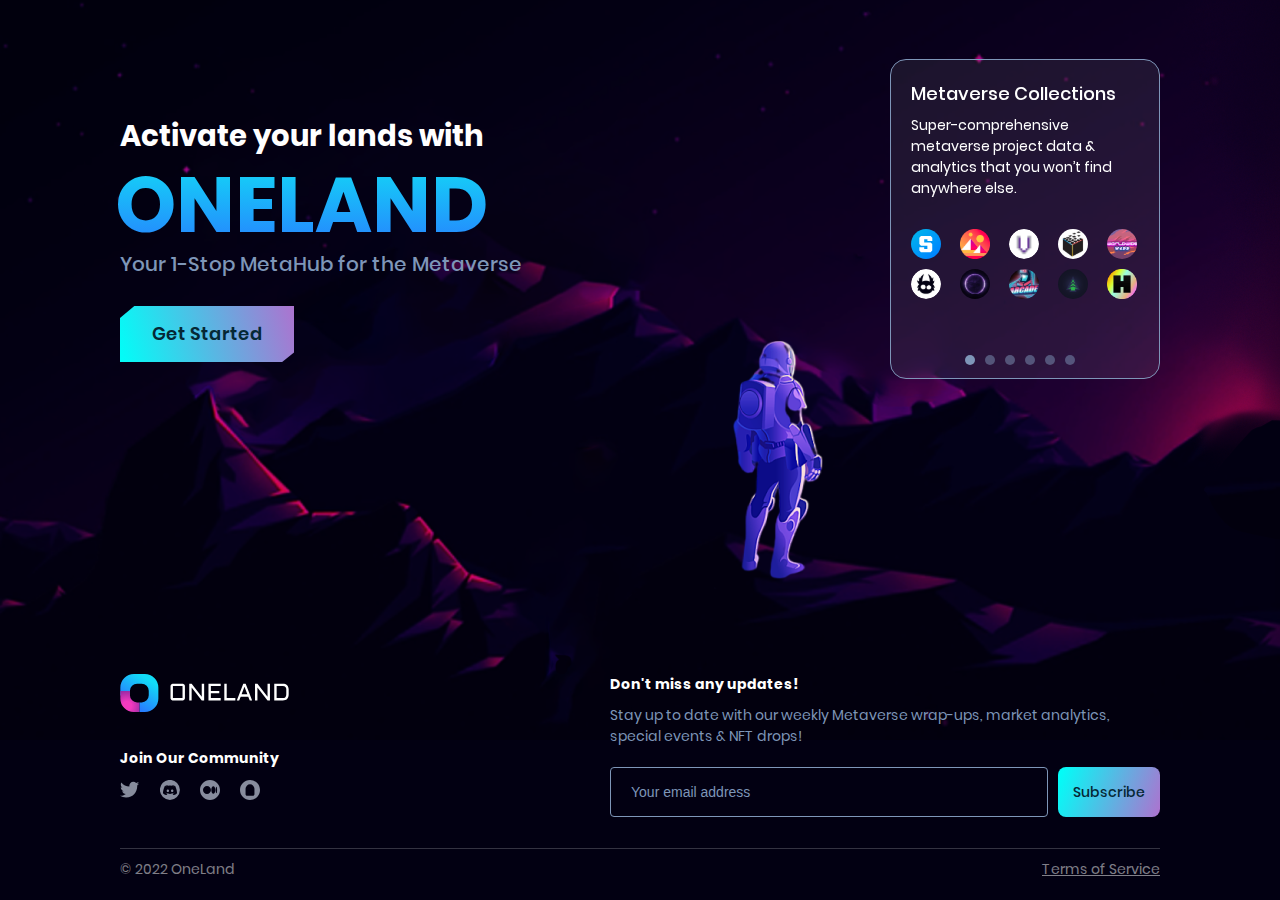
<file: index.html>
<!DOCTYPE html><html><head><meta charSet="utf-8"/><meta name="viewport" content="width=device-width,user-scalable=no"/><meta name="twitter:card" content="summary_large_image"/><meta content="website" property="og:type"/><meta content="OneLand" property="og:site_name"/><meta content="Metaverse Project Data, Metaverse MediaHub &amp; Land NFT Marketplace" property="og:title"/><meta content="https://oneland.world/images/twitter_card.png" property="og:image"/><title>ONELAND</title><meta name="next-head-count" content="8"/><meta name="description" content="1-stop MetaHub"/><script async="" src="https://www.googletagmanager.com/gtag/js?id=G-53GM5QS3TE"></script><script>
                      window.dataLayer = window.dataLayer || [];
                      function gtag(){dataLayer.push(arguments);}
                      gtag('js', new Date());
                      gtag('config', 'G-53GM5QS3TE', {  page_path: window.location.pathname });
                    </script><script src="https://platform.twitter.com/widgets.js"></script><link rel="preload" href="/_next/static/css/525275f8f5b2f463.css" as="style"/><link rel="stylesheet" href="/_next/static/css/525275f8f5b2f463.css" data-n-g=""/><noscript data-n-css=""></noscript><script defer="" nomodule="" src="/_next/static/chunks/polyfills-c67a75d1b6f99dc8.js"></script><script src="/_next/static/chunks/webpack-7fa0d9f7f2a13789.js" defer=""></script><script src="/_next/static/chunks/framework-2fe4cb6473b20297.js" defer=""></script><script src="/_next/static/chunks/main-8369b705571808d7.js" defer=""></script><script src="/_next/static/chunks/pages/_app-394d573ed69892f5.js" defer=""></script><script src="/_next/static/chunks/pages/index-b56be270699f20af.js" defer=""></script><script src="/_next/static/FHY34t7b5oS24xklUMlgP/_buildManifest.js" defer=""></script><script src="/_next/static/FHY34t7b5oS24xklUMlgP/_ssgManifest.js" defer=""></script><style data-styled="" data-styled-version="5.3.3"></style></head><body><div id="__next"><div class="App"></div></div><script id="__NEXT_DATA__" type="application/json">{"props":{"pageProps":{}},"page":"/","query":{},"buildId":"FHY34t7b5oS24xklUMlgP","nextExport":true,"autoExport":true,"isFallback":false,"scriptLoader":[]}</script></body></html>
</file>
<file: _next/static/css/525275f8f5b2f463.css>
.leaflet-image-layer,.leaflet-layer,.leaflet-marker-icon,.leaflet-marker-shadow,.leaflet-pane,.leaflet-pane>canvas,.leaflet-pane>svg,.leaflet-tile,.leaflet-tile-container,.leaflet-zoom-box{position:absolute;left:0;top:0}.leaflet-container{overflow:hidden}.leaflet-marker-icon,.leaflet-marker-shadow,.leaflet-tile{-webkit-user-select:none;-moz-user-select:none;user-select:none;-webkit-user-drag:none}.leaflet-tile::selection{background:transparent}.leaflet-safari .leaflet-tile{image-rendering:-webkit-optimize-contrast}.leaflet-safari .leaflet-tile-container{width:1600px;height:1600px;-webkit-transform-origin:0 0}.leaflet-marker-icon,.leaflet-marker-shadow{display:block}.leaflet-container .leaflet-overlay-pane svg{max-width:none!important;max-height:none!important}.leaflet-container .leaflet-marker-pane img,.leaflet-container .leaflet-shadow-pane img,.leaflet-container .leaflet-tile,.leaflet-container .leaflet-tile-pane img,.leaflet-container img.leaflet-image-layer{max-width:none!important;max-height:none!important;width:auto;padding:0}.leaflet-container.leaflet-touch-zoom{touch-action:pan-x pan-y}.leaflet-container.leaflet-touch-drag{touch-action:none;touch-action:pinch-zoom}.leaflet-container.leaflet-touch-drag.leaflet-touch-zoom{touch-action:none}.leaflet-container{-webkit-tap-highlight-color:transparent}.leaflet-container a{-webkit-tap-highlight-color:rgba(51,181,229,.4)}.leaflet-tile{filter:inherit;visibility:hidden}.leaflet-tile-loaded{visibility:inherit}.leaflet-zoom-box{width:0;height:0;box-sizing:border-box;z-index:800}.leaflet-overlay-pane svg{-moz-user-select:none}.leaflet-pane{z-index:400}.leaflet-tile-pane{z-index:200}.leaflet-overlay-pane{z-index:400}.leaflet-shadow-pane{z-index:500}.leaflet-marker-pane{z-index:600}.leaflet-tooltip-pane{z-index:650}.leaflet-popup-pane{z-index:700}.leaflet-map-pane canvas{z-index:100}.leaflet-map-pane svg{z-index:200}.leaflet-vml-shape{width:1px;height:1px}.lvml{behavior:url(#default#VML);display:inline-block;position:absolute}.leaflet-control{position:relative;z-index:800;pointer-events:visiblePainted;pointer-events:auto}.leaflet-bottom,.leaflet-top{position:absolute;z-index:1000;pointer-events:none}.leaflet-top{top:0}.leaflet-right{right:0}.leaflet-bottom{bottom:0}.leaflet-left{left:0}.leaflet-control{float:left;clear:both}.leaflet-right .leaflet-control{float:right}.leaflet-top .leaflet-control{margin-top:10px}.leaflet-bottom .leaflet-control{margin-bottom:10px}.leaflet-left .leaflet-control{margin-left:10px}.leaflet-right .leaflet-control{margin-right:10px}.leaflet-fade-anim .leaflet-popup{opacity:0;transition:opacity .2s linear}.leaflet-fade-anim .leaflet-map-pane .leaflet-popup{opacity:1}.leaflet-zoom-animated{transform-origin:0 0}svg.leaflet-zoom-animated{will-change:transform}.leaflet-zoom-anim .leaflet-zoom-animated{transition:transform .25s cubic-bezier(0,0,.25,1)}.leaflet-pan-anim .leaflet-tile,.leaflet-zoom-anim .leaflet-tile{transition:none}.leaflet-zoom-anim .leaflet-zoom-hide{visibility:hidden}.leaflet-interactive{cursor:pointer}.leaflet-grab{cursor:-webkit-grab;cursor:grab}.leaflet-crosshair,.leaflet-crosshair .leaflet-interactive{cursor:crosshair}.leaflet-control,.leaflet-popup-pane{cursor:auto}.leaflet-dragging .leaflet-grab,.leaflet-dragging .leaflet-grab .leaflet-interactive,.leaflet-dragging .leaflet-marker-draggable{cursor:move;cursor:-webkit-grabbing;cursor:grabbing}.leaflet-image-layer,.leaflet-marker-icon,.leaflet-marker-shadow,.leaflet-pane>svg path,.leaflet-tile-container{pointer-events:none}.leaflet-image-layer.leaflet-interactive,.leaflet-marker-icon.leaflet-interactive,.leaflet-pane>svg path.leaflet-interactive,svg.leaflet-image-layer.leaflet-interactive path{pointer-events:visiblePainted;pointer-events:auto}.leaflet-container{background:#ddd;outline-offset:1px}.leaflet-container a{color:#0078a8}.leaflet-zoom-box{border:2px dotted #38f;background:hsla(0,0%,100%,.5)}.leaflet-container{font-family:Helvetica Neue,Arial,Helvetica,sans-serif;font-size:12px;font-size:.75rem;line-height:1.5}.leaflet-bar{box-shadow:0 1px 5px rgba(0,0,0,.65);border-radius:4px}.leaflet-bar a{background-color:#fff;border-bottom:1px solid #ccc;width:26px;height:26px;line-height:26px;display:block;text-align:center;text-decoration:none;color:#000}.leaflet-bar a,.leaflet-control-layers-toggle{background-position:50% 50%;background-repeat:no-repeat;display:block}.leaflet-bar a:focus,.leaflet-bar a:hover{background-color:#f4f4f4}.leaflet-bar a:first-child{border-top-left-radius:4px;border-top-right-radius:4px}.leaflet-bar a:last-child{border-bottom-left-radius:4px;border-bottom-right-radius:4px;border-bottom:none}.leaflet-bar a.leaflet-disabled{cursor:default;background-color:#f4f4f4;color:#bbb}.leaflet-touch .leaflet-bar a{width:30px;height:30px;line-height:30px}.leaflet-touch .leaflet-bar a:first-child{border-top-left-radius:2px;border-top-right-radius:2px}.leaflet-touch .leaflet-bar a:last-child{border-bottom-left-radius:2px;border-bottom-right-radius:2px}.leaflet-control-zoom-in,.leaflet-control-zoom-out{font:700 18px Lucida Console,Monaco,monospace;text-indent:1px}.leaflet-touch .leaflet-control-zoom-in,.leaflet-touch .leaflet-control-zoom-out{font-size:22px}.leaflet-control-layers{box-shadow:0 1px 5px rgba(0,0,0,.4);background:#fff;border-radius:5px}.leaflet-control-layers-toggle{background-image:url(/_next/static/media/layers.ef6db872.png);width:36px;height:36px}.leaflet-retina .leaflet-control-layers-toggle{background-image:url(/_next/static/media/layers-2x.9859cd12.png);background-size:26px 26px}.leaflet-touch .leaflet-control-layers-toggle{width:44px;height:44px}.leaflet-control-layers .leaflet-control-layers-list,.leaflet-control-layers-expanded .leaflet-control-layers-toggle{display:none}.leaflet-control-layers-expanded .leaflet-control-layers-list{display:block;position:relative}.leaflet-control-layers-expanded{padding:6px 10px 6px 6px;color:#333;background:#fff}.leaflet-control-layers-scrollbar{overflow-y:scroll;overflow-x:hidden;padding-right:5px}.leaflet-control-layers-selector{margin-top:2px;position:relative;top:1px}.leaflet-control-layers label{display:block;font-size:13px;font-size:1.08333em}.leaflet-control-layers-separator{height:0;border-top:1px solid #ddd;margin:5px -10px 5px -6px}.leaflet-default-icon-path{background-image:url(/_next/static/media/marker-icon.d577052a.png)}.leaflet-container .leaflet-control-attribution{background:#fff;background:hsla(0,0%,100%,.8);margin:0}.leaflet-control-attribution,.leaflet-control-scale-line{padding:0 5px;color:#333;line-height:1.4}.leaflet-control-attribution a{text-decoration:none}.leaflet-control-attribution a:focus,.leaflet-control-attribution a:hover{text-decoration:underline}.leaflet-attribution-flag{display:inline!important;vertical-align:baseline!important;width:1em;height:.6669em}.leaflet-left .leaflet-control-scale{margin-left:5px}.leaflet-bottom .leaflet-control-scale{margin-bottom:5px}.leaflet-control-scale-line{border:2px solid #777;border-top:none;line-height:1.1;padding:2px 5px 1px;white-space:nowrap;overflow:hidden;box-sizing:border-box;background:#fff;background:hsla(0,0%,100%,.5)}.leaflet-control-scale-line:not(:first-child){border-top:2px solid #777;border-bottom:none;margin-top:-2px}.leaflet-control-scale-line:not(:first-child):not(:last-child){border-bottom:2px solid #777}.leaflet-touch .leaflet-bar,.leaflet-touch .leaflet-control-attribution,.leaflet-touch .leaflet-control-layers{box-shadow:none}.leaflet-touch .leaflet-bar,.leaflet-touch .leaflet-control-layers{border:2px solid rgba(0,0,0,.2);background-clip:padding-box}.leaflet-popup{position:absolute;text-align:center;margin-bottom:20px}.leaflet-popup-content-wrapper{padding:1px;text-align:left;border-radius:12px}.leaflet-popup-content{margin:13px 24px 13px 20px;line-height:1.3;font-size:13px;font-size:1.08333em;min-height:1px}.leaflet-popup-content p{margin:1.3em 0}.leaflet-popup-tip-container{width:40px;height:20px;position:absolute;left:50%;margin-top:-1px;margin-left:-20px;overflow:hidden;pointer-events:none}.leaflet-popup-tip{width:17px;height:17px;padding:1px;margin:-10px auto 0;pointer-events:auto;transform:rotate(45deg)}.leaflet-popup-content-wrapper,.leaflet-popup-tip{background:#fff;color:#333;box-shadow:0 3px 14px rgba(0,0,0,.4)}.leaflet-container a.leaflet-popup-close-button{position:absolute;top:0;right:0;border:none;text-align:center;width:24px;height:24px;font:16px/24px Tahoma,Verdana,sans-serif;color:#757575;text-decoration:none;background:transparent}.leaflet-container a.leaflet-popup-close-button:focus,.leaflet-container a.leaflet-popup-close-button:hover{color:#585858}.leaflet-popup-scrolled{overflow:auto}.leaflet-oldie .leaflet-popup-content-wrapper{-ms-zoom:1}.leaflet-oldie .leaflet-popup-tip{width:24px;margin:0 auto;-ms-filter:"progid:DXImageTransform.Microsoft.Matrix(M11=0.70710678, M12=0.70710678, M21=-0.70710678, M22=0.70710678)";filter:progid:DXImageTransform.Microsoft.Matrix(M11=0.70710678,M12=0.70710678,M21=-0.70710678,M22=0.70710678)}.leaflet-oldie .leaflet-control-layers,.leaflet-oldie .leaflet-control-zoom,.leaflet-oldie .leaflet-popup-content-wrapper,.leaflet-oldie .leaflet-popup-tip{border:1px solid #999}.leaflet-div-icon{background:#fff;border:1px solid #666}.leaflet-tooltip{position:absolute;padding:6px;background-color:#fff;border:1px solid #fff;border-radius:3px;color:#222;white-space:nowrap;-webkit-user-select:none;-moz-user-select:none;user-select:none;pointer-events:none;box-shadow:0 1px 3px rgba(0,0,0,.4)}.leaflet-tooltip.leaflet-interactive{cursor:pointer;pointer-events:auto}.leaflet-tooltip-bottom:before,.leaflet-tooltip-left:before,.leaflet-tooltip-right:before,.leaflet-tooltip-top:before{position:absolute;pointer-events:none;border:6px solid transparent;background:transparent;content:""}.leaflet-tooltip-bottom{margin-top:6px}.leaflet-tooltip-top{margin-top:-6px}.leaflet-tooltip-bottom:before,.leaflet-tooltip-top:before{left:50%;margin-left:-6px}.leaflet-tooltip-top:before{bottom:0;margin-bottom:-12px;border-top-color:#fff}.leaflet-tooltip-bottom:before{top:0;margin-top:-12px;margin-left:-6px;border-bottom-color:#fff}.leaflet-tooltip-left{margin-left:-6px}.leaflet-tooltip-right{margin-left:6px}.leaflet-tooltip-left:before,.leaflet-tooltip-right:before{top:50%;margin-top:-6px}.leaflet-tooltip-left:before{right:0;margin-right:-12px;border-left-color:#fff}.leaflet-tooltip-right:before{left:0;margin-left:-12px;border-right-color:#fff}@media print{.leaflet-control{-webkit-print-color-adjust:exact;print-color-adjust:exact}}body,html{padding:0;margin:0;font-family:Poppins,-apple-system,BlinkMacSystemFont,Segoe UI,Roboto,Oxygen,Ubuntu,Cantarell,Fira Sans,Droid Sans,Helvetica Neue,sans-serif;font-weight:400;font-size:14px;-webkit-text-size-adjust:100%;-webkit-tap-highlight-color:rgba(0,0,0,0)}@media screen and (max-width:1600px){html{font-size:12.6px}}@media screen and (max-width:1560px){html{font-size:12.25px}}@media screen and (max-width:1520px){html{font-size:11.9px}}@media screen and (max-width:1440px){html{font-size:11.2px}}@media screen and (max-width:1360px){html{font-size:10.5px}}@media screen and (max-width:1280px){html{font-size:9.8px}}a{color:inherit;text-decoration:none}*{box-sizing:border-box}#__next{overflow:hidden;display:flex;flex-direction:column}#__next,.App,body,html{height:100%;width:100%}.echarts-for-react{height:100%!important}.MuiCheckbox-root{padding:0!important}@font-face{font-family:Poppins;src:url(/fonts/Poppins-Light.ttf) format("truetype");font-style:normal;font-weight:300}@font-face{font-family:Poppins;src:url(/fonts/Poppins-Regular.ttf) format("truetype");font-style:normal;font-weight:400}@font-face{font-family:Poppins;src:url(/fonts/Poppins-Medium.ttf) format("truetype");font-style:normal;font-weight:500}@font-face{font-family:Poppins;src:url(/fonts/Poppins-SemiBold.ttf) format("truetype");font-style:normal;font-weight:600}@font-face{font-family:Poppins;src:url(/fonts/Poppins-Bold.ttf) format("truetype");font-style:normal;font-weight:700}@font-face{font-family:Poppins;src:url(/fonts/Poppins-ExtraBold.ttf) format("truetype");font-style:normal;font-weight:800}@font-face{font-family:Poppins;src:url(/fonts/Poppins-Black.ttf) format("truetype");font-style:normal;font-weight:900}@font-face{font-family:Mono-Spaced;src:url(/fonts/DroidSansMono.ttf) format("truetype");font-style:normal;font-weight:400}@font-face{font-family:Roboto;src:url(/fonts/Roboto-Regular.ttf) format("truetype");font-style:normal;font-weight:400}.w-300{font-weight:300!important}.w-400{font-weight:400!important}.w-500{font-weight:500!important}.w-600{font-weight:600!important}.w-700{font-weight:700!important}.w-800{font-weight:800!important}.w-900{font-weight:900!important}.hidden-scroll-bar::-webkit-scrollbar{display:none}.scrollbar::-webkit-scrollbar{width:6px;height:6px;background-color:transparent}.scrollbar::-webkit-scrollbar-thumb{border-radius:3px;background-color:hsla(0,0%,50%,.5)}input::-webkit-inner-spin-button,input::-webkit-outer-spin-button{-webkit-appearance:none}input[type=number]{-moz-appearance:textfield}.MuiTooltip-popper>a{text-decoration:underline}
</file>
